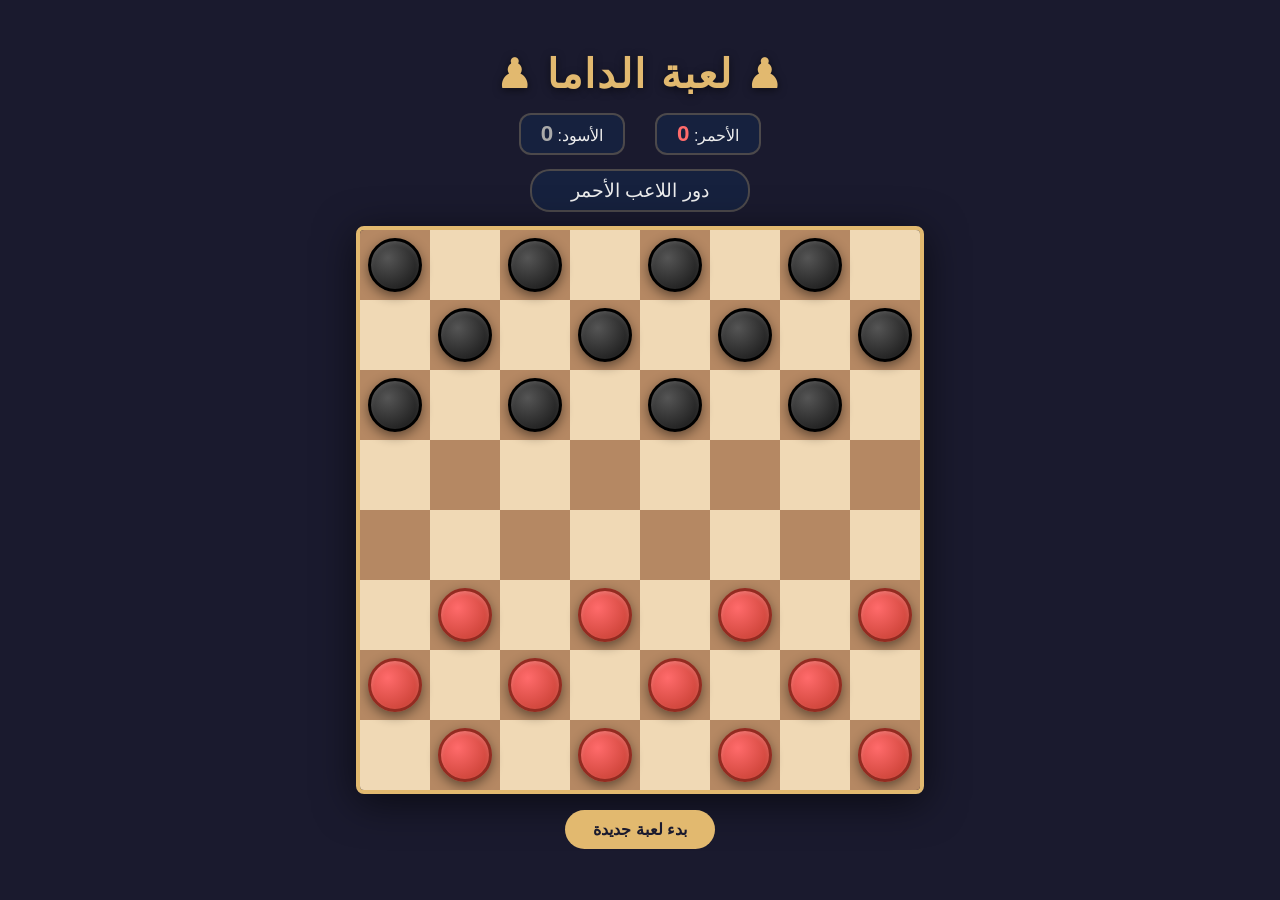
<file: index.html>
<!DOCTYPE html>
<html lang="ar" dir="rtl">
<head>
  <meta charset="UTF-8">
  <meta name="viewport" content="width=device-width, initial-scale=1.0">
  <title>لعبة الداما</title>
  <style>
    * { box-sizing: border-box; margin: 0; padding: 0; }

    body {
      background: #1a1a2e;
      display: flex;
      flex-direction: column;
      align-items: center;
      justify-content: center;
      min-height: 100vh;
      font-family: 'Segoe UI', Tahoma, Geneva, Verdana, sans-serif;
      color: #eee;
    }

    h1 {
      font-size: 2.5rem;
      margin-bottom: 16px;
      color: #e2b96f;
      text-shadow: 0 2px 8px #0008;
      letter-spacing: 2px;
    }

    #status {
      font-size: 1.2rem;
      margin-bottom: 14px;
      padding: 8px 24px;
      background: #16213e;
      border-radius: 20px;
      border: 2px solid #e2b96f44;
      min-width: 220px;
      text-align: center;
    }

    #board-container {
      border: 4px solid #e2b96f;
      border-radius: 8px;
      box-shadow: 0 8px 40px #0009;
      overflow: hidden;
    }

    #board {
      display: grid;
      grid-template-columns: repeat(8, 70px);
      grid-template-rows: repeat(8, 70px);
    }

    .cell {
      width: 70px;
      height: 70px;
      display: flex;
      align-items: center;
      justify-content: center;
      cursor: default;
      position: relative;
    }

    .cell.light { background: #f0d9b5; }
    .cell.dark  { background: #b58863; }
    .cell.dark.valid-move {
      background: #7fc97f;
      cursor: pointer;
    }
    .cell.dark.valid-move::after {
      content: '';
      width: 22px;
      height: 22px;
      border-radius: 50%;
      background: rgba(0,180,0,0.35);
      border: 2px dashed #0a0;
      position: absolute;
    }

    .piece {
      width: 54px;
      height: 54px;
      border-radius: 50%;
      cursor: pointer;
      border: 3px solid transparent;
      transition: transform 0.15s, box-shadow 0.15s;
      display: flex;
      align-items: center;
      justify-content: center;
      font-size: 1.6rem;
      user-select: none;
      position: relative;
      z-index: 1;
    }

    .piece.red {
      background: radial-gradient(circle at 35% 35%, #ff6b6b, #c0392b);
      border-color: #922b21;
      box-shadow: 0 4px 12px #0007, inset 0 2px 4px #fff3;
    }

    .piece.black {
      background: radial-gradient(circle at 35% 35%, #555, #111);
      border-color: #000;
      box-shadow: 0 4px 12px #0007, inset 0 2px 4px #fff2;
    }

    .piece.selected {
      transform: scale(1.12);
      box-shadow: 0 0 0 4px #ffe066, 0 4px 16px #0009;
    }

    .piece.king::after {
      content: '♛';
      font-size: 1.4rem;
      position: absolute;
      color: #ffe066;
      text-shadow: 0 1px 4px #0008;
    }

    #controls {
      margin-top: 16px;
      display: flex;
      gap: 12px;
    }

    button {
      padding: 10px 28px;
      border: none;
      border-radius: 24px;
      font-size: 1rem;
      cursor: pointer;
      font-weight: bold;
      transition: background 0.2s, transform 0.1s;
    }

    button:active { transform: scale(0.96); }

    #btn-reset {
      background: #e2b96f;
      color: #1a1a2e;
    }
    #btn-reset:hover { background: #f5d08a; }

    #score {
      display: flex;
      gap: 30px;
      margin-bottom: 14px;
      font-size: 1rem;
    }

    .score-box {
      padding: 6px 20px;
      border-radius: 12px;
      border: 2px solid #e2b96f44;
      background: #16213e;
      text-align: center;
    }

    .score-box span { font-size: 1.4rem; font-weight: bold; }
    .score-box.red-box span { color: #ff6b6b; }
    .score-box.black-box span { color: #aaa; }
  </style>
</head>
<body>

<h1>♟ لعبة الداما ♟</h1>

<div id="score">
  <div class="score-box red-box">
    الأحمر: <span id="red-captured">0</span>
  </div>
  <div class="score-box black-box">
    الأسود: <span id="black-captured">0</span>
  </div>
</div>

<div id="status">دور اللاعب الأحمر</div>

<div id="board-container">
  <div id="board"></div>
</div>

<div id="controls">
  <button id="btn-reset">بدء لعبة جديدة</button>
</div>

<script>
const EMPTY = 0, RED = 1, BLACK = 2, RED_KING = 3, BLACK_KING = 4;

let board = [], currentPlayer, selectedCell, validMoves, mustJump, jumpedFrom;
let redCaptured = 0, blackCaptured = 0;

function initBoard() {
  board = Array.from({length: 8}, () => Array(8).fill(EMPTY));
  for (let r = 0; r < 3; r++)
    for (let c = 0; c < 8; c++)
      if ((r + c) % 2 === 1) board[r][c] = BLACK;
  for (let r = 5; r < 8; r++)
    for (let c = 0; c < 8; c++)
      if ((r + c) % 2 === 1) board[r][c] = RED;
  currentPlayer = RED;
  selectedCell = null;
  validMoves = [];
  mustJump = false;
  jumpedFrom = null;
  redCaptured = 0;
  blackCaptured = 0;
  updateScoreDisplay();
  checkForMandatoryJumps();
  render();
}

function isRed(p)   { return p === RED   || p === RED_KING; }
function isBlack(p) { return p === BLACK || p === BLACK_KING; }
function isKing(p)  { return p === RED_KING || p === BLACK_KING; }
function belongsTo(p, player) {
  return player === RED ? isRed(p) : isBlack(p);
}

function getMovesForPiece(r, c, jumpOnly = false) {
  const piece = board[r][c];
  if (!piece) return [];
  const moves = [];
  const dirs = [];
  if (isRed(piece) || isKing(piece)) dirs.push([-1, -1], [-1, 1]);
  if (isBlack(piece) || isKing(piece)) dirs.push([1, -1], [1, 1]);

  for (const [dr, dc] of dirs) {
    const nr = r + dr, nc = c + dc;
    if (nr < 0 || nr > 7 || nc < 0 || nc > 7) continue;
    const target = board[nr][nc];
    if (!jumpOnly && target === EMPTY) {
      moves.push({fromR: r, fromC: c, toR: nr, toC: nc, jump: false});
    } else if (target !== EMPTY && !belongsTo(target, currentPlayer)) {
      const jr = nr + dr, jc = nc + dc;
      if (jr >= 0 && jr <= 7 && jc >= 0 && jc <= 7 && board[jr][jc] === EMPTY) {
        moves.push({fromR: r, fromC: c, toR: jr, toC: jc, jump: true, capR: nr, capC: nc});
      }
    }
  }
  return moves;
}

function checkForMandatoryJumps() {
  mustJump = false;
  for (let r = 0; r < 8; r++)
    for (let c = 0; c < 8; c++)
      if (belongsTo(board[r][c], currentPlayer))
        if (getMovesForPiece(r, c, true).length > 0) { mustJump = true; return; }
}

function selectPiece(r, c) {
  if (!belongsTo(board[r][c], currentPlayer)) return;
  const moves = getMovesForPiece(r, c, mustJump);
  if (mustJump && moves.filter(m => m.jump).length === 0) return;
  selectedCell = {r, c};
  validMoves = mustJump ? moves.filter(m => m.jump) : moves;
  render();
}

function movePiece(toR, toC) {
  const move = validMoves.find(m => m.toR === toR && m.toC === toC);
  if (!move) return;

  const piece = board[move.fromR][move.fromC];
  board[move.toR][move.toC] = piece;
  board[move.fromR][move.fromC] = EMPTY;

  if (move.jump) {
    board[move.capR][move.capC] = EMPTY;
    if (isRed(piece)) blackCaptured++;
    else redCaptured++;
    updateScoreDisplay();
  }

  // Promotion to king
  if (piece === RED && move.toR === 0)   board[move.toR][move.toC] = RED_KING;
  if (piece === BLACK && move.toR === 7) board[move.toR][move.toC] = BLACK_KING;

  // Check for multi-jump
  if (move.jump) {
    const newPiece = board[move.toR][move.toC];
    const furtherJumps = getMovesForPiece(move.toR, move.toC, true).filter(m => m.jump);
    // No multi-jump after promotion
    const justPromoted = (piece === RED && move.toR === 0) || (piece === BLACK && move.toR === 7);
    if (furtherJumps.length > 0 && !justPromoted) {
      mustJump = true;
      selectedCell = {r: move.toR, c: move.toC};
      validMoves = furtherJumps;
      render();
      return;
    }
  }

  switchPlayer();
}

function switchPlayer() {
  currentPlayer = currentPlayer === RED ? BLACK : RED;
  selectedCell = null;
  validMoves = [];
  checkForMandatoryJumps();
  render();
  checkWin();
}

function checkWin() {
  let redPieces = 0, blackPieces = 0;
  for (let r = 0; r < 8; r++)
    for (let c = 0; c < 8; c++) {
      if (isRed(board[r][c])) redPieces++;
      if (isBlack(board[r][c])) blackPieces++;
    }

  if (redPieces === 0) { setStatus('🎉 اللاعب الأسود فاز!'); disableBoard(); return; }
  if (blackPieces === 0) { setStatus('🎉 اللاعب الأحمر فاز!'); disableBoard(); return; }

  // Check if current player has any moves
  let hasMove = false;
  for (let r = 0; r < 8 && !hasMove; r++)
    for (let c = 0; c < 8 && !hasMove; c++)
      if (belongsTo(board[r][c], currentPlayer))
        if (getMovesForPiece(r, c).length > 0) hasMove = true;

  if (!hasMove) {
    const winner = currentPlayer === RED ? 'الأسود' : 'الأحمر';
    setStatus(`🎉 اللاعب ${winner} فاز!`);
    disableBoard();
  }
}

let boardDisabled = false;
function disableBoard() { boardDisabled = true; }

function setStatus(msg) {
  document.getElementById('status').textContent = msg;
}

function updateScoreDisplay() {
  document.getElementById('red-captured').textContent = redCaptured;
  document.getElementById('black-captured').textContent = blackCaptured;
}

function render() {
  if (!boardDisabled) {
    const player = currentPlayer === RED ? 'الأحمر' : 'الأسود';
    const jumpMsg = mustJump ? ' (يجب القفز!)' : '';
    setStatus(`دور اللاعب ${player}${jumpMsg}`);
  }

  const boardEl = document.getElementById('board');
  boardEl.innerHTML = '';

  for (let r = 0; r < 8; r++) {
    for (let c = 0; c < 8; c++) {
      const cell = document.createElement('div');
      cell.className = 'cell ' + ((r + c) % 2 === 0 ? 'light' : 'dark');

      const isValid = validMoves.some(m => m.toR === r && m.toC === c);
      if (isValid) cell.classList.add('valid-move');

      const piece = board[r][c];
      if (piece !== EMPTY) {
        const pieceEl = document.createElement('div');
        pieceEl.className = 'piece ' + (isRed(piece) ? 'red' : 'black');
        if (isKing(piece)) pieceEl.classList.add('king');
        if (selectedCell && selectedCell.r === r && selectedCell.c === c)
          pieceEl.classList.add('selected');

        pieceEl.addEventListener('click', () => {
          if (boardDisabled) return;
          if (selectedCell && isValid) {
            movePiece(r, c);
          } else {
            selectPiece(r, c);
          }
        });
        cell.appendChild(pieceEl);
      }

      if (isValid) {
        cell.addEventListener('click', () => {
          if (boardDisabled) return;
          movePiece(r, c);
        });
      }

      boardEl.appendChild(cell);
    }
  }
}

document.getElementById('btn-reset').addEventListener('click', () => {
  boardDisabled = false;
  initBoard();
});

initBoard();
</script>
</body>
</html>
</file>
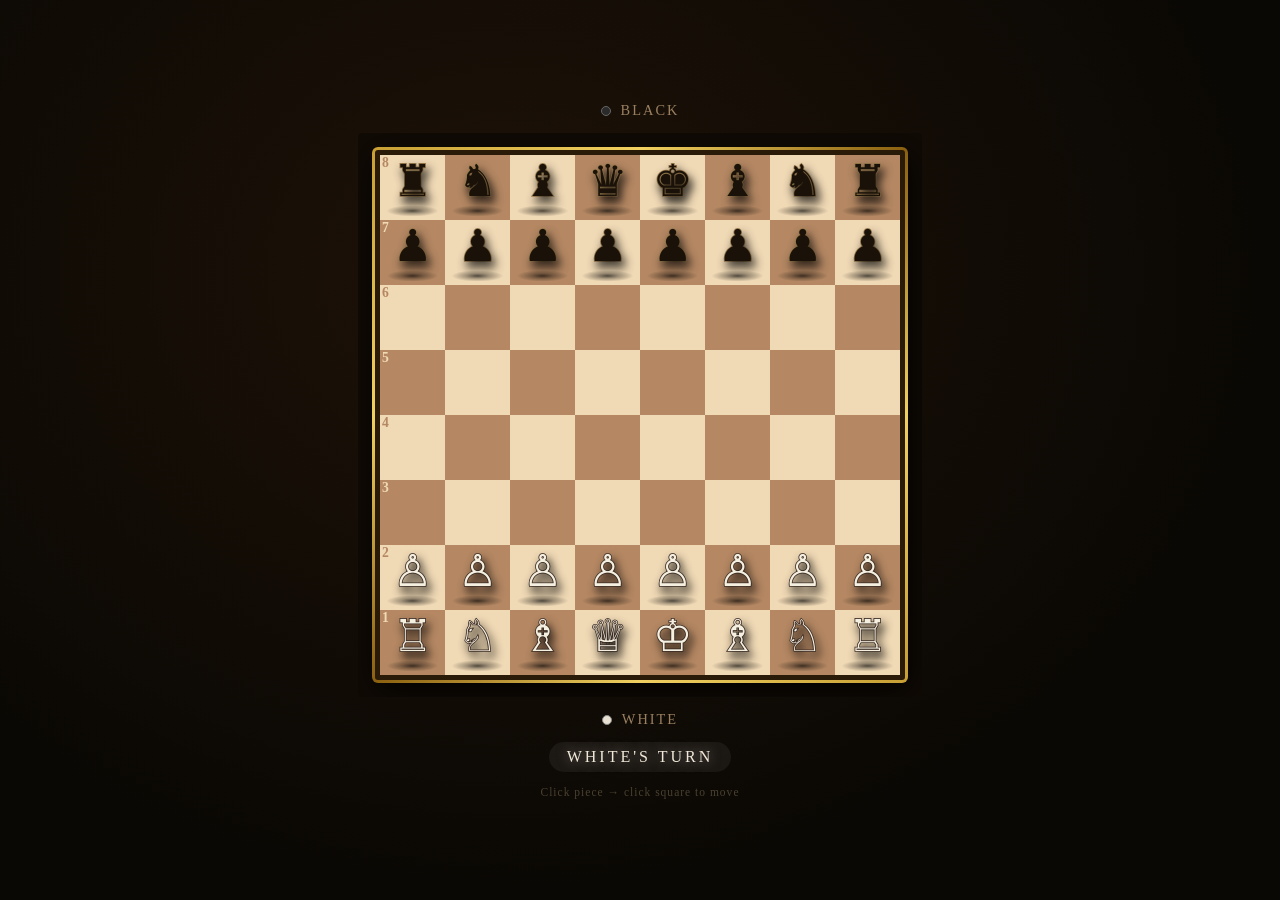
<file: checkers.html>
<!DOCTYPE html>
<html lang="en">
<head>
  <meta charset="UTF-8">
  <meta name="viewport" content="width=device-width, initial-scale=1.0, user-scalable=no">
  <title>Chess</title>
  <style>
    * { margin: 0; padding: 0; box-sizing: border-box; }
    html, body {
      width: 100%; height: 100%;
      background: radial-gradient(ellipse at 40% 30%, #1e1208 0%, #0a0804 70%);
      display: flex; flex-direction: column;
      align-items: center; justify-content: center;
      overflow: hidden;
      user-select: none;
    }
    #wrap {
      display: flex; flex-direction: column;
      align-items: center; gap: 14px;
    }
    #player-black, #player-white {
      display: flex; align-items: center; gap: 10px;
      color: #9a8060; font-family: Georgia, serif;
      font-size: 0.9rem; letter-spacing: 2px;
    }
    #player-black .dot { width: 10px; height: 10px; border-radius: 50%; background: #2a2a2a; border: 1px solid #666; }
    #player-white .dot { width: 10px; height: 10px; border-radius: 50%; background: #e8e0d0; border: 1px solid #888; }
    #status {
      font-family: Georgia, serif; font-size: 1rem;
      letter-spacing: 3px; text-transform: uppercase;
      padding: 6px 18px; border-radius: 20px;
      transition: all 0.3s;
    }
    #status.white  { color: #f0e8d8; text-shadow: 0 0 12px rgba(240,232,216,0.5); background: rgba(255,255,255,0.06); }
    #status.black  { color: #b8a080; text-shadow: 0 0 12px rgba(184,160,128,0.5); background: rgba(255,255,255,0.04); }
    #status.check  { color: #ff6644; text-shadow: 0 0 16px rgba(255,100,68,0.7);  background: rgba(255,80,40,0.1); }
    #status.end    { color: #d4af37; text-shadow: 0 0 20px rgba(212,175,55,0.8);  background: rgba(212,175,55,0.1); }
    canvas { display: block; cursor: pointer; border-radius: 4px; }
    #hint { color: #4a4030; font-family: Georgia, serif; font-size: 0.72rem; letter-spacing: 1px; }
  </style>
</head>
<body>
<div id="wrap">
  <div id="player-black"><div class="dot"></div><span>BLACK</span></div>
  <canvas id="c"></canvas>
  <div id="player-white"><div class="dot"></div><span>WHITE</span></div>
  <div id="status" class="white">White's Turn</div>
  <div id="hint">Click piece → click square to move</div>
</div>

<script>
// ─── CONSTANTS ──────────────────────────────────────────────────────────────
const SPRITE_URL = 'https://res.cloudinary.com/dtz0urit6/image/upload/f_jpg,q_auto/cloudinary-tools-uploads/brkktbomiuljid0p8u0p.jpg';
// Try background-removed PNG first (Cloudinary AI feature)
const SPRITE_PNG  = 'https://res.cloudinary.com/dtz0urit6/image/upload/e_background_removal,f_png/cloudinary-tools-uploads/brkktbomiuljid0p8u0p.jpg';

// Piece type indices  — must match sprite column order
const K=0, Q=1, R=2, B=3, N=4, P=5;
const W=0, BK=1; // colors

// Column order in sprite sheet: K Q R B N P (most common)
// If your sprite has a different order, change this mapping
// spriteCol[pieceType] = column index in sprite sheet
const SPRITE_COL = [0, 1, 2, 3, 4, 5]; // K→0 Q→1 R→2 B→3 N→4 P→5

// ─── CANVAS SETUP ────────────────────────────────────────────────────────────
const canvas = document.getElementById('c');
const ctx    = canvas.getContext('2d');
const VPW    = Math.min(window.innerWidth, 520);
const VPH    = Math.min(window.innerHeight - 160, 520);
const TOTAL  = Math.floor(Math.min(VPW, VPH) / 8) * 8; // multiple of 8
const SQ     = TOTAL / 8;
const PAD    = Math.max(22, Math.floor(SQ * 0.32)); // border for coords
canvas.width  = TOTAL + PAD * 2;
canvas.height = TOTAL + PAD * 2;
canvas.style.width  = canvas.width  + 'px';
canvas.style.height = canvas.height + 'px';

// ─── COLORS ──────────────────────────────────────────────────────────────────
const C_LIGHT   = '#F0D9B5';
const C_DARK    = '#B58863';
const C_SEL     = 'rgba(15,80,25,0.72)';
const C_LASTMV  = 'rgba(155,199,0,0.38)';
const C_DOT     = 'rgba(15,80,25,0.46)';
const C_RING    = 'rgba(15,80,25,0.62)';
const C_CHECK   = 'rgba(220,30,10,0.52)';

// ─── GAME STATE ──────────────────────────────────────────────────────────────
let board      = [];   // [8][8] → null | {color,type}
let turn       = W;
let selected   = null; // {row,col}
let legalMoves = [];   // [{row,col,...}]
let lastMove   = null; // {from:{row,col}, to:{row,col}}
let enPassant  = null; // {row,col} target square for en-passant capture
let castleRights = { wK:true, wKR:true, wQR:true, bK:true, bKR:true, bQR:true };
let gameOver   = false;

// ─── SPRITE STATE ────────────────────────────────────────────────────────────
let spriteImg  = null;
let spriteRows = 2; // detected
let spriteCols = 6; // detected
let whiteRow   = 0; // detected: 0 or 1
let hasBg      = true; // whether sprite has non-transparent background
let bgColor    = null; // { r,g,b } background color to mask

// ─── BOARD INIT ──────────────────────────────────────────────────────────────
function initBoard() {
  board = Array.from({length:8}, () => Array(8).fill(null));
  const back = [R, N, B, Q, K, B, N, R];
  for (let c=0; c<8; c++) {
    board[0][c] = {color:BK, type:back[c]};
    board[1][c] = {color:BK, type:P};
    board[6][c] = {color:W,  type:P};
    board[7][c] = {color:W,  type:back[c]};
  }
}

// ─── SPRITE LOADING ──────────────────────────────────────────────────────────
function loadSprite() {
  return new Promise(resolve => {
    // Try background-removed PNG first, then original JPG
    let tried = 0;
    const urls = [SPRITE_PNG, SPRITE_URL];

    function tryLoad(url) {
      const img = new Image();
      img.crossOrigin = 'anonymous';
      img.onload = () => {
        spriteImg = img;
        detectSpriteLayout();
        detectBackground();
        resolve(true);
      };
      img.onerror = () => {
        tried++;
        if (tried < urls.length) tryLoad(urls[tried]);
        else resolve(false); // continue with Unicode fallback
      };
      img.src = url;
    }
    tryLoad(urls[0]);
  });
}

function detectSpriteLayout() {
  const ratio = spriteImg.width / spriteImg.height;
  if (ratio >= 5) {
    // Single row with 12 pieces: wK wQ wR wB wN wP  bK bQ bR bB bN bP
    spriteRows = 1; spriteCols = 12;
    whiteRow = 0; // white pieces start at col 0, black at col 6
  } else {
    // Two rows × 6 cols
    spriteRows = 2; spriteCols = 6;
    // Auto-detect which row is white by sampling brightness
    whiteRow = detectWhiteRow();
  }
}

function detectWhiteRow() {
  // Sample center pixel of King in each row; brighter = white pieces
  const tmp = document.createElement('canvas');
  tmp.width = spriteImg.width; tmp.height = spriteImg.height;
  const tc = tmp.getContext('2d');
  tc.drawImage(spriteImg, 0, 0);
  const sw = spriteImg.width / spriteCols;
  const sh = spriteImg.height / spriteRows;
  const sample = (row, col) => {
    const px = tc.getImageData(col*sw + sw/2|0, row*sh + sh/2|0, 1, 1).data;
    return (px[0] + px[1] + px[2]) / 3;
  };
  const b0 = sample(0, 0); // brightness of row-0 King center
  const b1 = sample(1, 0); // brightness of row-1 King center
  return b0 > b1 ? 0 : 1; // brighter row = white pieces
}

function detectBackground() {
  // Sample corner pixel of sprite to find background color
  const tmp = document.createElement('canvas');
  tmp.width = spriteImg.width; tmp.height = spriteImg.height;
  const tc = tmp.getContext('2d');
  tc.drawImage(spriteImg, 0, 0);
  const px = tc.getImageData(2, 2, 1, 1).data;
  // Transparent?
  if (px[3] < 128) { hasBg = false; return; }
  hasBg = true;
  bgColor = { r: px[0], g: px[1], b: px[2] };
}

function getSpriteRect(color, type) {
  if (!spriteImg) return null;
  const sw = spriteImg.width  / spriteCols;
  const sh = spriteImg.height / spriteRows;
  let row, col;
  if (spriteRows === 1) {
    // 12-column layout
    row = 0;
    col = (color === W ? 0 : 6) + SPRITE_COL[type];
  } else {
    row = (color === W) ? whiteRow : 1 - whiteRow;
    col = SPRITE_COL[type];
  }
  return { sx: col*sw, sy: row*sh, sw, sh };
}

// ─── DRAWING ─────────────────────────────────────────────────────────────────
function render() {
  ctx.clearRect(0, 0, canvas.width, canvas.height);
  drawBoardFrame();
  drawSquares();
  drawCoords();
  drawPieces();
}

function drawBoardFrame() {
  // Table surface
  ctx.fillStyle = '#100a04';
  ctx.fillRect(0, 0, canvas.width, canvas.height);

  // Outer glow/shadow for the board
  ctx.shadowColor = 'rgba(0,0,0,0.9)';
  ctx.shadowBlur = PAD * 1.5;
  ctx.shadowOffsetX = 4; ctx.shadowOffsetY = 8;

  // Gold border
  const gx = PAD - 5, gy = PAD - 5;
  const gw = TOTAL + 10, gh = TOTAL + 10;
  const grad = ctx.createLinearGradient(gx, gy, gx+gw, gy+gh);
  grad.addColorStop(0,   '#c8a035');
  grad.addColorStop(0.25,'#f0d060');
  grad.addColorStop(0.5, '#8B6010');
  grad.addColorStop(0.75,'#f0d060');
  grad.addColorStop(1,   '#c8a035');
  ctx.fillStyle = grad;
  roundRect(ctx, gx-3, gy-3, gw+6, gh+6, 6); ctx.fill();

  ctx.shadowColor = 'transparent'; ctx.shadowBlur = 0;

  // Dark inner trim
  ctx.fillStyle = '#2a1a08';
  roundRect(ctx, gx, gy, gw, gh, 3); ctx.fill();
}

function drawSquares() {
  for (let r=0; r<8; r++) {
    for (let c=0; c<8; c++) {
      const x = PAD + c*SQ, y = PAD + r*SQ;
      const light = (r+c) % 2 === 0;

      // Base square
      ctx.fillStyle = light ? C_LIGHT : C_DARK;
      ctx.fillRect(x, y, SQ, SQ);

      // Last-move tint
      if (lastMove && (
        (lastMove.from.row===r && lastMove.from.col===c) ||
        (lastMove.to.row===r   && lastMove.to.col===c)
      )) {
        ctx.fillStyle = C_LASTMV;
        ctx.fillRect(x, y, SQ, SQ);
      }

      // Check highlight on king
      const p = board[r][c];
      if (p && p.type===K && p.color===turn && isInCheck(board, turn)) {
        ctx.fillStyle = C_CHECK;
        ctx.fillRect(x, y, SQ, SQ);
      }

      // Selected square
      if (selected && selected.row===r && selected.col===c) {
        ctx.fillStyle = C_SEL;
        ctx.fillRect(x, y, SQ, SQ);
      }

      // Legal move indicators
      const isLegal = legalMoves.some(m => m.row===r && m.col===c);
      if (isLegal) {
        const cx2 = x + SQ/2, cy2 = y + SQ/2;
        if (board[r][c]) {
          // Capture ring
          ctx.beginPath();
          ctx.arc(cx2, cy2, SQ/2 - 3, 0, Math.PI*2);
          ctx.strokeStyle = C_RING; ctx.lineWidth = Math.max(3, SQ*0.07);
          ctx.stroke();
        } else {
          // Move dot
          ctx.beginPath();
          ctx.arc(cx2, cy2, SQ*0.16, 0, Math.PI*2);
          ctx.fillStyle = C_DOT; ctx.fill();
        }
      }
    }
  }
}

function drawCoords() {
  const sz = Math.max(9, SQ*0.21);
  ctx.font = `bold ${sz}px Georgia`;
  for (let i=0; i<8; i++) {
    const light = (i+0) % 2 === 0;
    // Rank numbers (left edge, inside square)
    ctx.fillStyle = light ? C_DARK : C_LIGHT;
    ctx.textAlign = 'left'; ctx.textBaseline = 'top';
    ctx.fillText(String(8-i), PAD+2, PAD + i*SQ + 2);
    // File letters (bottom edge, inside square)
    ctx.fillStyle = (i+8)%2===0 ? C_DARK : C_LIGHT;
    ctx.textAlign = 'right'; ctx.textBaseline = 'bottom';
    ctx.fillText('abcdefgh'[i], PAD + (i+1)*SQ - 2, PAD + 8*SQ - 2);
  }
}

function drawPieces() {
  // Draw pieces in two passes: shadows first, then pieces (avoids shadow-on-pieces artifacts)
  for (let r=0; r<8; r++) {
    for (let c=0; c<8; c++) {
      if (board[r][c]) drawContactShadow(r, c);
    }
  }
  for (let r=0; r<8; r++) {
    for (let c=0; c<8; c++) {
      if (board[r][c]) drawPieceSprite(board[r][c], r, c);
    }
  }
}

// The contact shadow — the key to the "sitting on board" illusion
function drawContactShadow(row, col) {
  const bx = PAD + col*SQ;
  const by = PAD + row*SQ;
  const cx = bx + SQ/2;
  const shadowY = by + SQ*0.86;

  ctx.save();
  // Flatten transform to create an ellipse by scaling Y
  ctx.transform(1, 0, 0, 0.22, 0, shadowY * (1 - 0.22));
  const g = ctx.createRadialGradient(cx, shadowY, 0, cx, shadowY, SQ*0.40);
  g.addColorStop(0,   'rgba(0,0,0,0.65)');
  g.addColorStop(0.45,'rgba(0,0,0,0.30)');
  g.addColorStop(1,   'rgba(0,0,0,0)');
  ctx.beginPath();
  ctx.arc(cx, shadowY, SQ*0.40, 0, Math.PI*2);
  ctx.fillStyle = g;
  ctx.fill();
  ctx.restore();
}

function drawPieceSprite(piece, row, col) {
  const bx  = PAD + col*SQ;
  const by  = PAD + row*SQ;
  const cx  = bx + SQ/2;
  const pSz = SQ * 0.84;                    // piece render size
  const px  = cx  - pSz/2;
  const py  = by  + SQ/2 - pSz/2 - SQ*0.05; // lift piece upward slightly

  ctx.save();

  // Drop shadow (directional light from upper-left)
  ctx.shadowColor    = 'rgba(0,0,0,0.70)';
  ctx.shadowBlur     = SQ * 0.14;
  ctx.shadowOffsetX  = SQ * 0.05;
  ctx.shadowOffsetY  = SQ * 0.09;

  if (spriteImg) {
    const rect = getSpriteRect(piece.color, piece.type);
    if (rect) {
      if (hasBg && bgColor) {
        // Mask out background by drawing with 'multiply' blend
        // This makes white/light backgrounds transparent on non-white board
        drawPieceWithMaskedBg(ctx, rect, px, py, pSz, piece);
      } else {
        // PNG with transparency — draw directly
        ctx.drawImage(spriteImg, rect.sx, rect.sy, rect.sw, rect.sh, px, py, pSz, pSz);
      }
    } else {
      drawUnicodePiece(piece, cx, by + SQ/2 - SQ*0.05, SQ);
    }
  } else {
    drawUnicodePiece(piece, cx, by + SQ/2 - SQ*0.05, SQ);
  }
  ctx.restore();

  // Subtle rim highlight (top-left arc of piece = lit by ambient light)
  if (spriteImg) {
    ctx.save();
    ctx.beginPath();
    ctx.arc(cx, by + SQ/2 - SQ*0.05, pSz/2 * 0.92, 0, Math.PI*2);
    const rim = ctx.createRadialGradient(
      cx - pSz*0.25, by + SQ/2 - SQ*0.05 - pSz*0.2, pSz*0.1,
      cx, by + SQ/2 - SQ*0.05, pSz/2 * 0.92
    );
    rim.addColorStop(0,    'rgba(255,255,255,0)');
    rim.addColorStop(0.78, 'rgba(255,255,255,0)');
    rim.addColorStop(0.88, 'rgba(255,255,255,0.14)');
    rim.addColorStop(1,    'rgba(0,0,0,0.28)');
    ctx.strokeStyle = rim;
    ctx.lineWidth = pSz * 0.04;
    ctx.stroke();
    ctx.restore();
  }
}

// Render a piece sprite while masking its solid background color
function drawPieceWithMaskedBg(ctx, rect, dx, dy, dSz, piece) {
  // Offscreen canvas for the sprite tile
  const oc = document.createElement('canvas');
  oc.width = dSz | 0; oc.height = dSz | 0;
  const oc2 = oc.getContext('2d');
  oc2.drawImage(spriteImg, rect.sx, rect.sy, rect.sw, rect.sh, 0, 0, dSz, dSz);

  // Mask by removing pixels close to background color
  const id = oc2.getImageData(0, 0, dSz, dSz);
  const d  = id.data;
  const br = bgColor.r, bg2 = bgColor.g, bb = bgColor.b;
  const thresh = 38; // color distance threshold
  for (let i=0; i<d.length; i+=4) {
    const dr = d[i]-br, dg2 = d[i+1]-bg2, db2 = d[i+2]-bb;
    const dist = Math.sqrt(dr*dr + dg2*dg2 + db2*db2);
    if (dist < thresh) {
      d[i+3] = 0; // transparent
    } else if (dist < thresh*1.8) {
      d[i+3] = Math.round((dist - thresh) / (thresh*0.8) * 255);
    }
  }
  oc2.putImageData(id, 0, 0);
  ctx.drawImage(oc, dx, dy);
}

// Unicode fallback when sprite fails to load
const UNICODE = [
  ['♔','♕','♖','♗','♘','♙'], // W
  ['♚','♛','♜','♝','♞','♟']  // BK
];
function drawUnicodePiece(piece, cx, cy, sq) {
  ctx.font = `${sq*0.68}px serif`;
  ctx.textAlign = 'center'; ctx.textBaseline = 'middle';
  const ch = UNICODE[piece.color][piece.type];
  if (piece.color === W) {
    ctx.fillStyle = '#f5efe0';
    ctx.strokeStyle = '#44332a'; ctx.lineWidth = sq*0.025;
    ctx.strokeText(ch, cx, cy);
  } else {
    ctx.fillStyle = '#1a1208';
    ctx.strokeStyle = '#a08050'; ctx.lineWidth = sq*0.025;
    ctx.strokeText(ch, cx, cy);
  }
  ctx.fillText(ch, cx, cy);
}

// ─── CHESS LOGIC ─────────────────────────────────────────────────────────────

// Returns all squares attacked by byColor (accurate, for check detection)
function isSquareAttacked(brd, row, col, byColor) {
  const dir = byColor === W ? 1 : -1; // pawns of byColor attack upward/downward
  // Pawn attacks
  for (const dc of [-1, 1]) {
    const pr = row + dir, pc = col + dc;
    if (inBounds(pr,pc)) {
      const p = brd[pr][pc];
      if (p && p.color===byColor && p.type===P) return true;
    }
  }
  // Knight attacks
  for (const [dr,dc] of [[-2,-1],[-2,1],[-1,-2],[-1,2],[1,-2],[1,2],[2,-1],[2,1]]) {
    const nr=row+dr, nc=col+dc;
    if (inBounds(nr,nc)) {
      const p=brd[nr][nc]; if (p && p.color===byColor && p.type===N) return true;
    }
  }
  // King attacks
  for (const [dr,dc] of [[-1,-1],[-1,0],[-1,1],[0,-1],[0,1],[1,-1],[1,0],[1,1]]) {
    const kr=row+dr, kc=col+dc;
    if (inBounds(kr,kc)) {
      const p=brd[kr][kc]; if (p && p.color===byColor && p.type===K) return true;
    }
  }
  // Bishop / Queen (diagonal)
  for (const [dr,dc] of [[-1,-1],[-1,1],[1,-1],[1,1]]) {
    let r=row+dr, c=col+dc;
    while (inBounds(r,c)) {
      const p=brd[r][c];
      if (p) { if (p.color===byColor && (p.type===B||p.type===Q)) return true; break; }
      r+=dr; c+=dc;
    }
  }
  // Rook / Queen (straight)
  for (const [dr,dc] of [[-1,0],[1,0],[0,-1],[0,1]]) {
    let r=row+dr, c=col+dc;
    while (inBounds(r,c)) {
      const p=brd[r][c];
      if (p) { if (p.color===byColor && (p.type===R||p.type===Q)) return true; break; }
      r+=dr; c+=dc;
    }
  }
  return false;
}

function isInCheck(brd, color) {
  for (let r=0; r<8; r++) for (let c=0; c<8; c++) {
    const p=brd[r][c]; if (p && p.color===color && p.type===K) return isSquareAttacked(brd,r,c,1-color);
  }
  return false;
}

function inBounds(r,c) { return r>=0 && r<8 && c>=0 && c<8; }

// Generate pseudo-legal moves (ignores self-check)
function pseudoMoves(brd, row, col) {
  const piece = brd[row][col];
  if (!piece) return [];
  const {color, type} = piece;
  const moves = [];
  const opp = 1 - color;
  const dir = color===W ? -1 : 1;

  const slide = (dr, dc) => {
    let r=row+dr, c=col+dc;
    while (inBounds(r,c)) {
      const t=brd[r][c];
      if (!t) { moves.push({row:r,col:c}); }
      else { if (t.color===opp) moves.push({row:r,col:c}); break; }
      r+=dr; c+=dc;
    }
  };
  const step = (dr, dc) => {
    const r=row+dr, c=col+dc;
    if (inBounds(r,c) && (!brd[r][c] || brd[r][c].color===opp)) moves.push({row:r,col:c});
  };

  switch(type) {
    case P: {
      const nr = row+dir;
      // Forward
      if (inBounds(nr,col) && !brd[nr][col]) {
        moves.push({row:nr,col});
        // Double push
        const start = color===W ? 6 : 1;
        if (row===start && !brd[nr+dir]?.[col]) moves.push({row:nr+dir,col});
      }
      // Diagonal capture
      for (const dc of [-1,1]) {
        const nc = col+dc;
        if (inBounds(nr,nc)) {
          if (brd[nr][nc] && brd[nr][nc].color===opp) moves.push({row:nr,col:nc});
          // En passant
          if (enPassant && enPassant.row===nr && enPassant.col===nc) moves.push({row:nr,col:nc,enPassant:true});
        }
      }
      break;
    }
    case N: for (const [dr,dc] of [[-2,-1],[-2,1],[-1,-2],[-1,2],[1,-2],[1,2],[2,-1],[2,1]]) step(dr,dc); break;
    case B: for (const d of [[-1,-1],[-1,1],[1,-1],[1,1]]) slide(d[0],d[1]); break;
    case R: for (const d of [[-1,0],[1,0],[0,-1],[0,1]]) slide(d[0],d[1]); break;
    case Q: for (const d of [[-1,-1],[-1,0],[-1,1],[0,-1],[0,1],[1,-1],[1,0],[1,1]]) slide(d[0],d[1]); break;
    case K: {
      for (const d of [[-1,-1],[-1,0],[-1,1],[0,-1],[0,1],[1,-1],[1,0],[1,1]]) step(d[0],d[1]);
      // Castling
      const hr = color===W ? 7 : 0;
      if (row===hr && col===4 && !isSquareAttacked(brd,hr,4,opp)) {
        const ck = color===W ? 'wK' : 'bK';
        if (castleRights[ck]) {
          const kr = color===W ? 'wKR' : 'bKR';
          const qr = color===W ? 'wQR' : 'bQR';
          // Kingside
          if (castleRights[kr] && !brd[hr][5] && !brd[hr][6] &&
              !isSquareAttacked(brd,hr,5,opp) && !isSquareAttacked(brd,hr,6,opp))
            moves.push({row:hr,col:6,castle:'K'});
          // Queenside
          if (castleRights[qr] && !brd[hr][3] && !brd[hr][2] && !brd[hr][1] &&
              !isSquareAttacked(brd,hr,3,opp) && !isSquareAttacked(brd,hr,2,opp))
            moves.push({row:hr,col:2,castle:'Q'});
        }
      }
      break;
    }
  }
  return moves;
}

function getLegalMoves(row, col) {
  const piece = board[row][col];
  if (!piece || piece.color!==turn) return [];
  return pseudoMoves(board, row, col).filter(mv => {
    const sim = board.map(r => r.map(p => p ? {...p} : null));
    sim[mv.row][mv.col] = sim[row][col];
    sim[row][col] = null;
    if (mv.enPassant) sim[row][mv.col] = null;
    if (mv.castle==='K') { const hr=piece.color===W?7:0; sim[hr][5]=sim[hr][7]; sim[hr][7]=null; }
    if (mv.castle==='Q') { const hr=piece.color===W?7:0; sim[hr][3]=sim[hr][0]; sim[hr][0]=null; }
    return !isInCheck(sim, piece.color);
  });
}

function makeMove(from, to, mv) {
  const piece = board[from.row][from.col];
  lastMove = {from, to};

  // En passant capture
  if (mv.enPassant) board[from.row][to.col] = null;

  // Castling — move rook
  if (mv.castle) {
    const hr = piece.color===W ? 7 : 0;
    if (mv.castle==='K') { board[hr][5]=board[hr][7]; board[hr][7]=null; }
    else                  { board[hr][3]=board[hr][0]; board[hr][0]=null; }
  }

  // Update castling rights
  if (piece.type===K) {
    if (piece.color===W) { castleRights.wK=castleRights.wKR=castleRights.wQR=false; }
    else                  { castleRights.bK=castleRights.bKR=castleRights.bQR=false; }
  }
  if (piece.type===R) {
    if (piece.color===W) { if (from.col===0) castleRights.wQR=false; if (from.col===7) castleRights.wKR=false; }
    else                  { if (from.col===0) castleRights.bQR=false; if (from.col===7) castleRights.bKR=false; }
  }

  // New en passant target
  enPassant = null;
  if (piece.type===P && Math.abs(to.row-from.row)===2)
    enPassant = {row:(from.row+to.row)/2, col:from.col};

  // Place piece
  board[to.row][to.col] = piece;
  board[from.row][from.col] = null;

  // Promotion — auto-queen
  if (piece.type===P && (to.row===0||to.row===7))
    board[to.row][to.col] = {color:piece.color, type:Q};

  turn = 1 - turn;
  updateStatus();
}

function updateStatus() {
  const el = document.getElementById('status');
  let hasAny = false;
  outer: for (let r=0; r<8; r++) for (let c=0; c<8; c++) {
    if (board[r][c] && board[r][c].color===turn && getLegalMoves(r,c).length>0) { hasAny=true; break outer; }
  }
  if (!hasAny) {
    gameOver = true;
    if (isInCheck(board,turn)) {
      const w = turn===W ? 'Black' : 'White';
      el.textContent = `${w} wins — Checkmate!`;
    } else {
      el.textContent = 'Stalemate — Draw';
    }
    el.className = 'end'; return;
  }
  if (isInCheck(board, turn)) {
    el.textContent = `${turn===W?'White':'Black'}'s Turn — Check!`;
    el.className = 'check';
  } else {
    el.textContent = `${turn===W?'White':'Black'}'s Turn`;
    el.className = turn===W ? 'white' : 'black';
  }
}

// ─── INTERACTION ─────────────────────────────────────────────────────────────
canvas.addEventListener('click', e => {
  if (gameOver) return;
  const rect = canvas.getBoundingClientRect();
  const sx = canvas.width  / rect.width;
  const sy = canvas.height / rect.height;
  const mx = (e.clientX - rect.left) * sx;
  const my = (e.clientY - rect.top)  * sy;
  const col = Math.floor((mx - PAD) / SQ);
  const row = Math.floor((my - PAD) / SQ);
  if (col<0||col>7||row<0||row>7) return;

  if (selected) {
    const mv = legalMoves.find(m => m.row===row && m.col===col);
    if (mv) {
      makeMove(selected, {row,col}, mv);
      selected=null; legalMoves=[];
    } else if (board[row][col] && board[row][col].color===turn) {
      selected={row,col}; legalMoves=getLegalMoves(row,col);
    } else {
      selected=null; legalMoves=[];
    }
  } else {
    if (board[row][col] && board[row][col].color===turn) {
      selected={row,col}; legalMoves=getLegalMoves(row,col);
    }
  }
  render();
});

// ─── HELPERS ─────────────────────────────────────────────────────────────────
function roundRect(ctx, x, y, w, h, r) {
  ctx.beginPath();
  ctx.moveTo(x+r, y);
  ctx.lineTo(x+w-r, y); ctx.arcTo(x+w,y,  x+w,y+r,  r);
  ctx.lineTo(x+w, y+h-r); ctx.arcTo(x+w,y+h,x+w-r,y+h,r);
  ctx.lineTo(x+r, y+h); ctx.arcTo(x,y+h,  x,y+h-r,  r);
  ctx.lineTo(x, y+r); ctx.arcTo(x,y,    x+r,y,    r);
  ctx.closePath();
}

// ─── MAIN ────────────────────────────────────────────────────────────────────
async function main() {
  initBoard();
  await loadSprite();
  render();
}
main();
</script>
</body>
</html>
</file>
